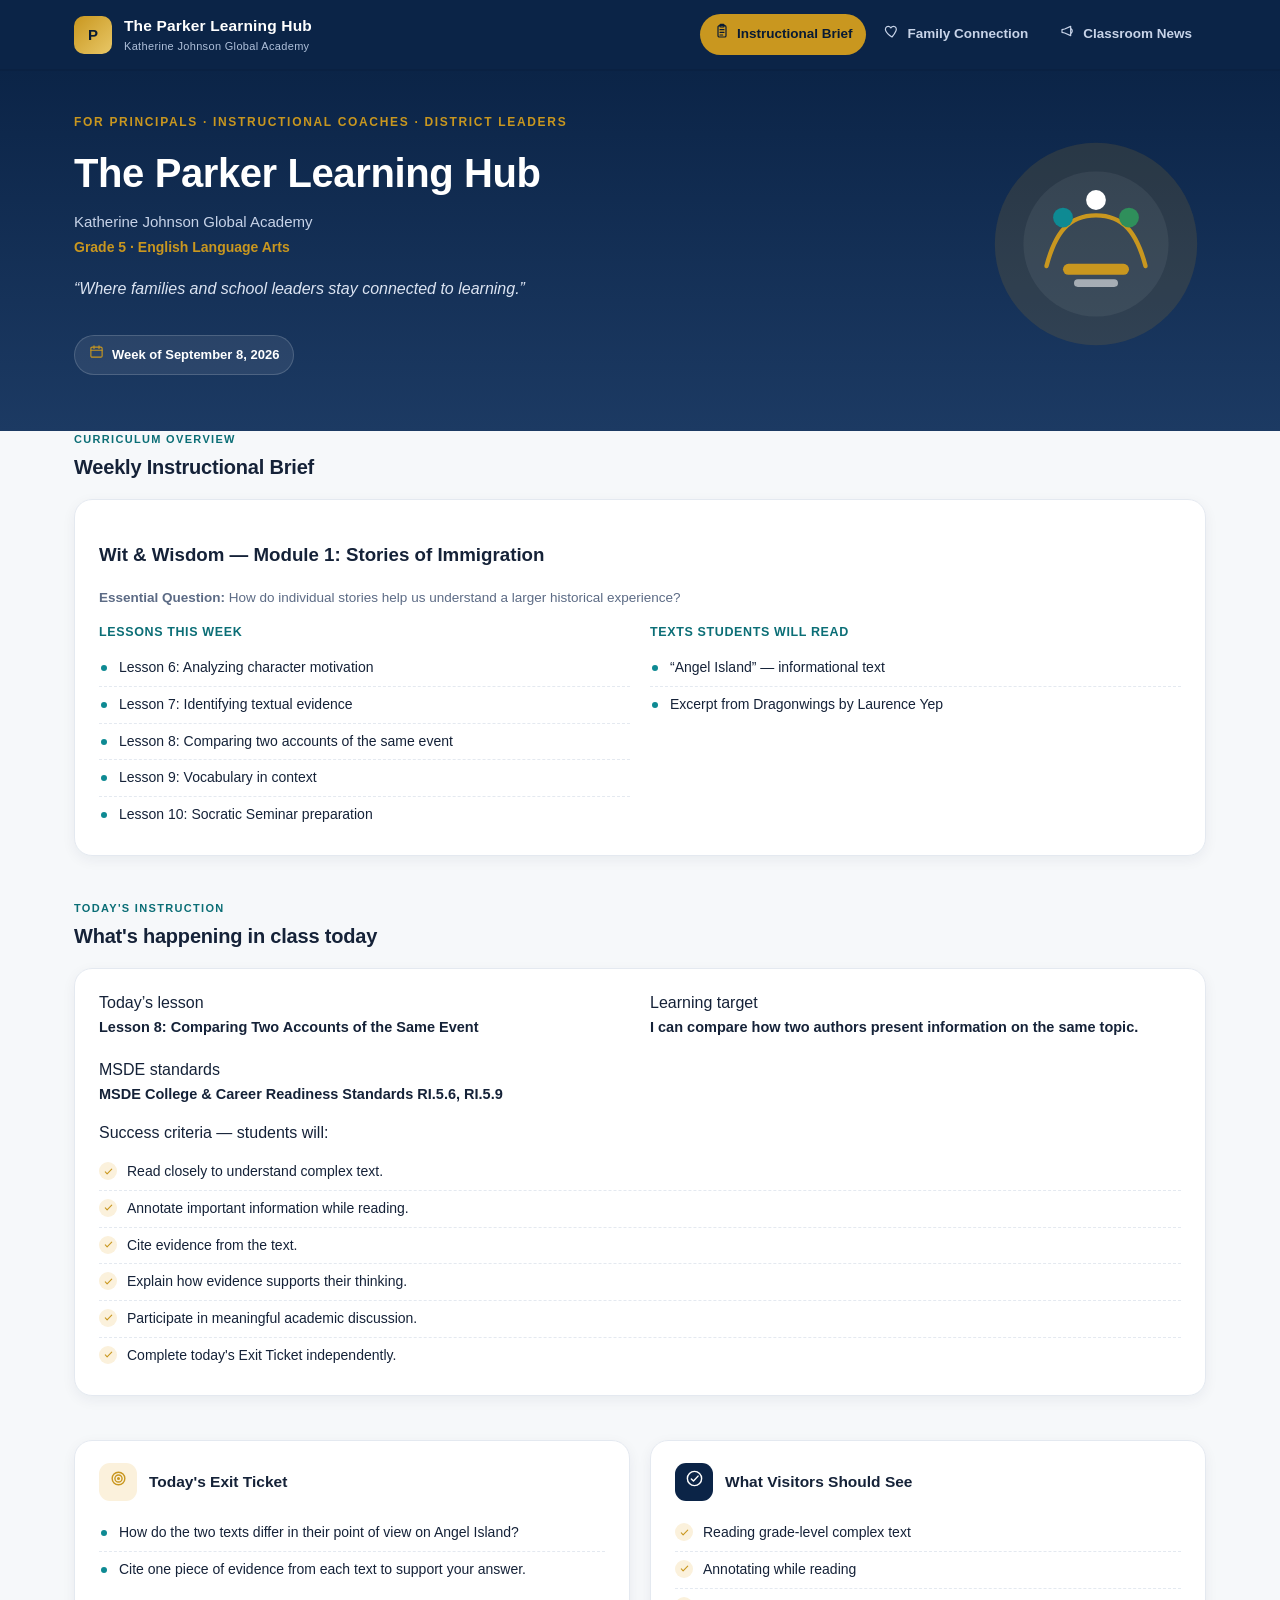
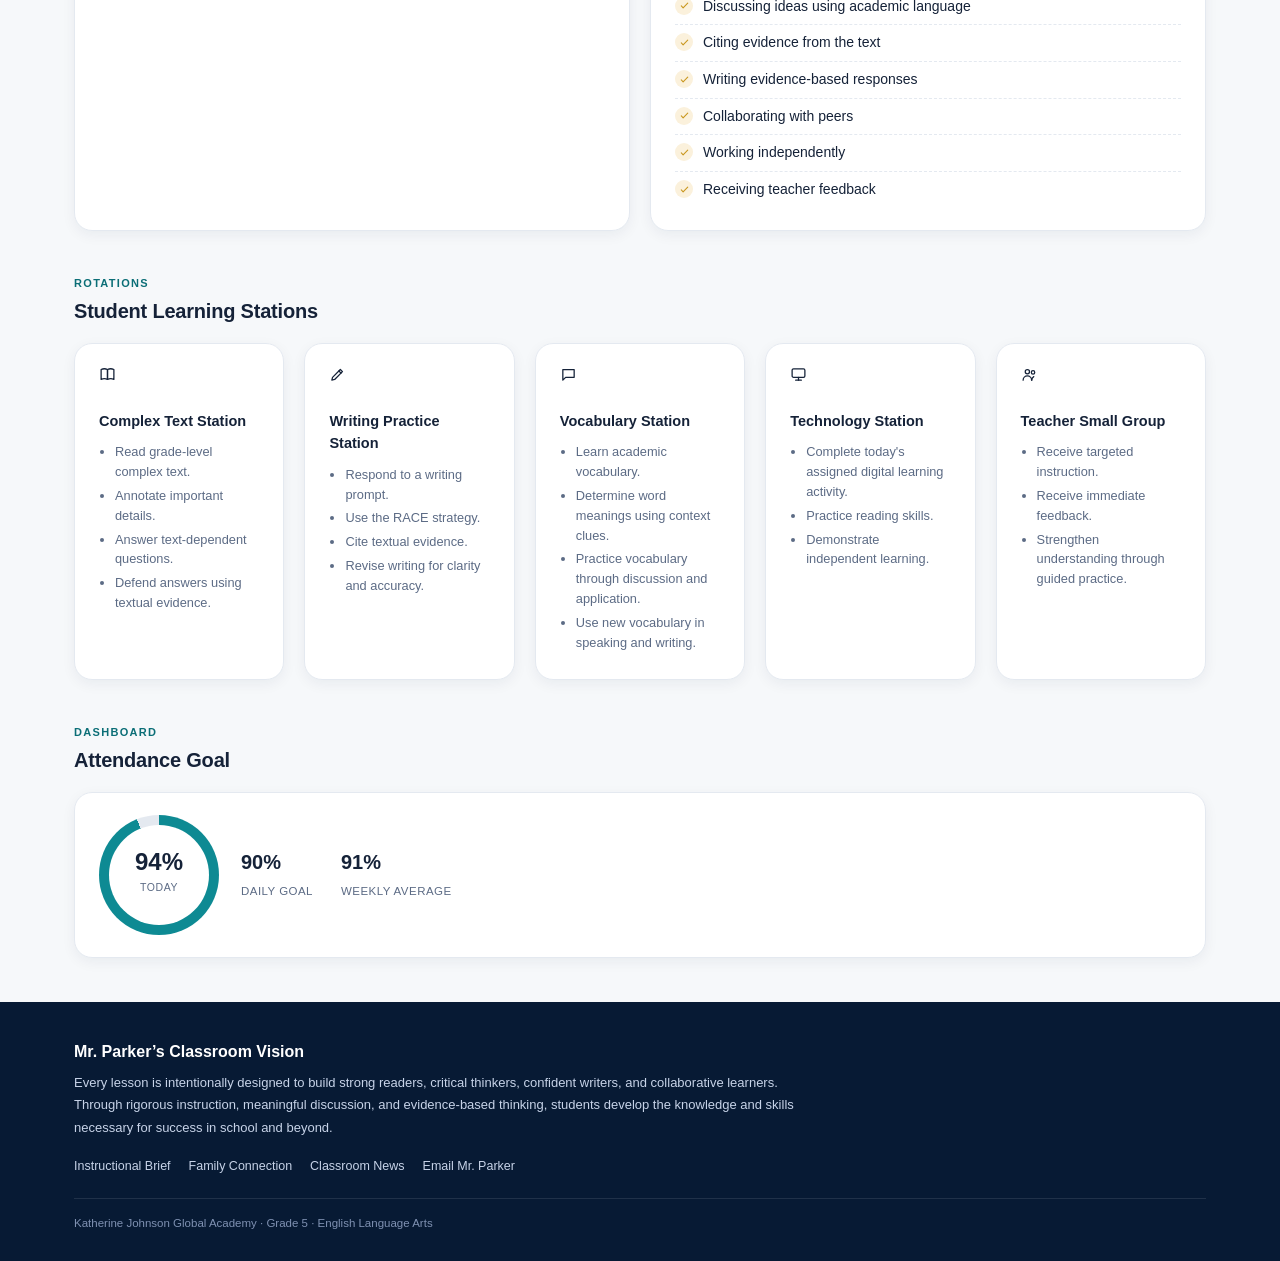
<file: index.html>
<!DOCTYPE html>
<html lang="en">
<head>
<meta charset="UTF-8">
<meta name="viewport" content="width=device-width, initial-scale=1.0">
<title>The Parker Learning Hub — Instructional Brief</title>
<meta name="description" content="Today's instruction, standards, and learning stations for Mr. Parker's Grade 5 ELA classroom.">
<link rel="stylesheet" href="styles.css">
</head>
<body data-page="brief">

  <header class="site-nav" data-slot="nav"></header>

  <section class="hero" data-slot="hero"></section>

  <main class="container">

    <div class="section">
      <div class="section-head">
        <div><span class="eyebrow">Curriculum Overview</span><h2>Weekly Instructional Brief</h2></div>
      </div>
      <div class="card reveal" data-slot="curriculum-overview"></div>
    </div>

    <div class="section">
      <div class="section-head">
        <div><span class="eyebrow">Today's Instruction</span><h2>What's happening in class today</h2></div>
      </div>
      <div class="card reveal" data-slot="today-instruction"></div>
    </div>

    <div class="grid grid-2 section">
      <div class="card reveal">
        <div class="card-head"><div class="chip gold"><span data-icon="target" data-icon-size="19"></span></div><h3>Today's Exit Ticket</h3></div>
        <div data-slot="exit-ticket"></div>
      </div>
      <div class="card reveal">
        <div class="card-head"><div class="chip navy"><span data-icon="check-circle" data-icon-size="19"></span></div><h3>What Visitors Should See</h3></div>
        <div data-slot="visitors-see"></div>
      </div>
    </div>

    <div class="section">
      <div class="section-head">
        <div><span class="eyebrow">Rotations</span><h2>Student Learning Stations</h2></div>
      </div>
      <div class="grid grid-5" data-slot="stations"></div>
    </div>

    <div class="section">
      <div class="section-head">
        <div><span class="eyebrow">Dashboard</span><h2>Attendance Goal</h2></div>
      </div>
      <div class="card reveal" data-slot="attendance"></div>
    </div>

  </main>

  <footer data-slot="footer"></footer>

  <script src="content.js"></script>
  <script src="app.js"></script>
</body>
</html>
</file>
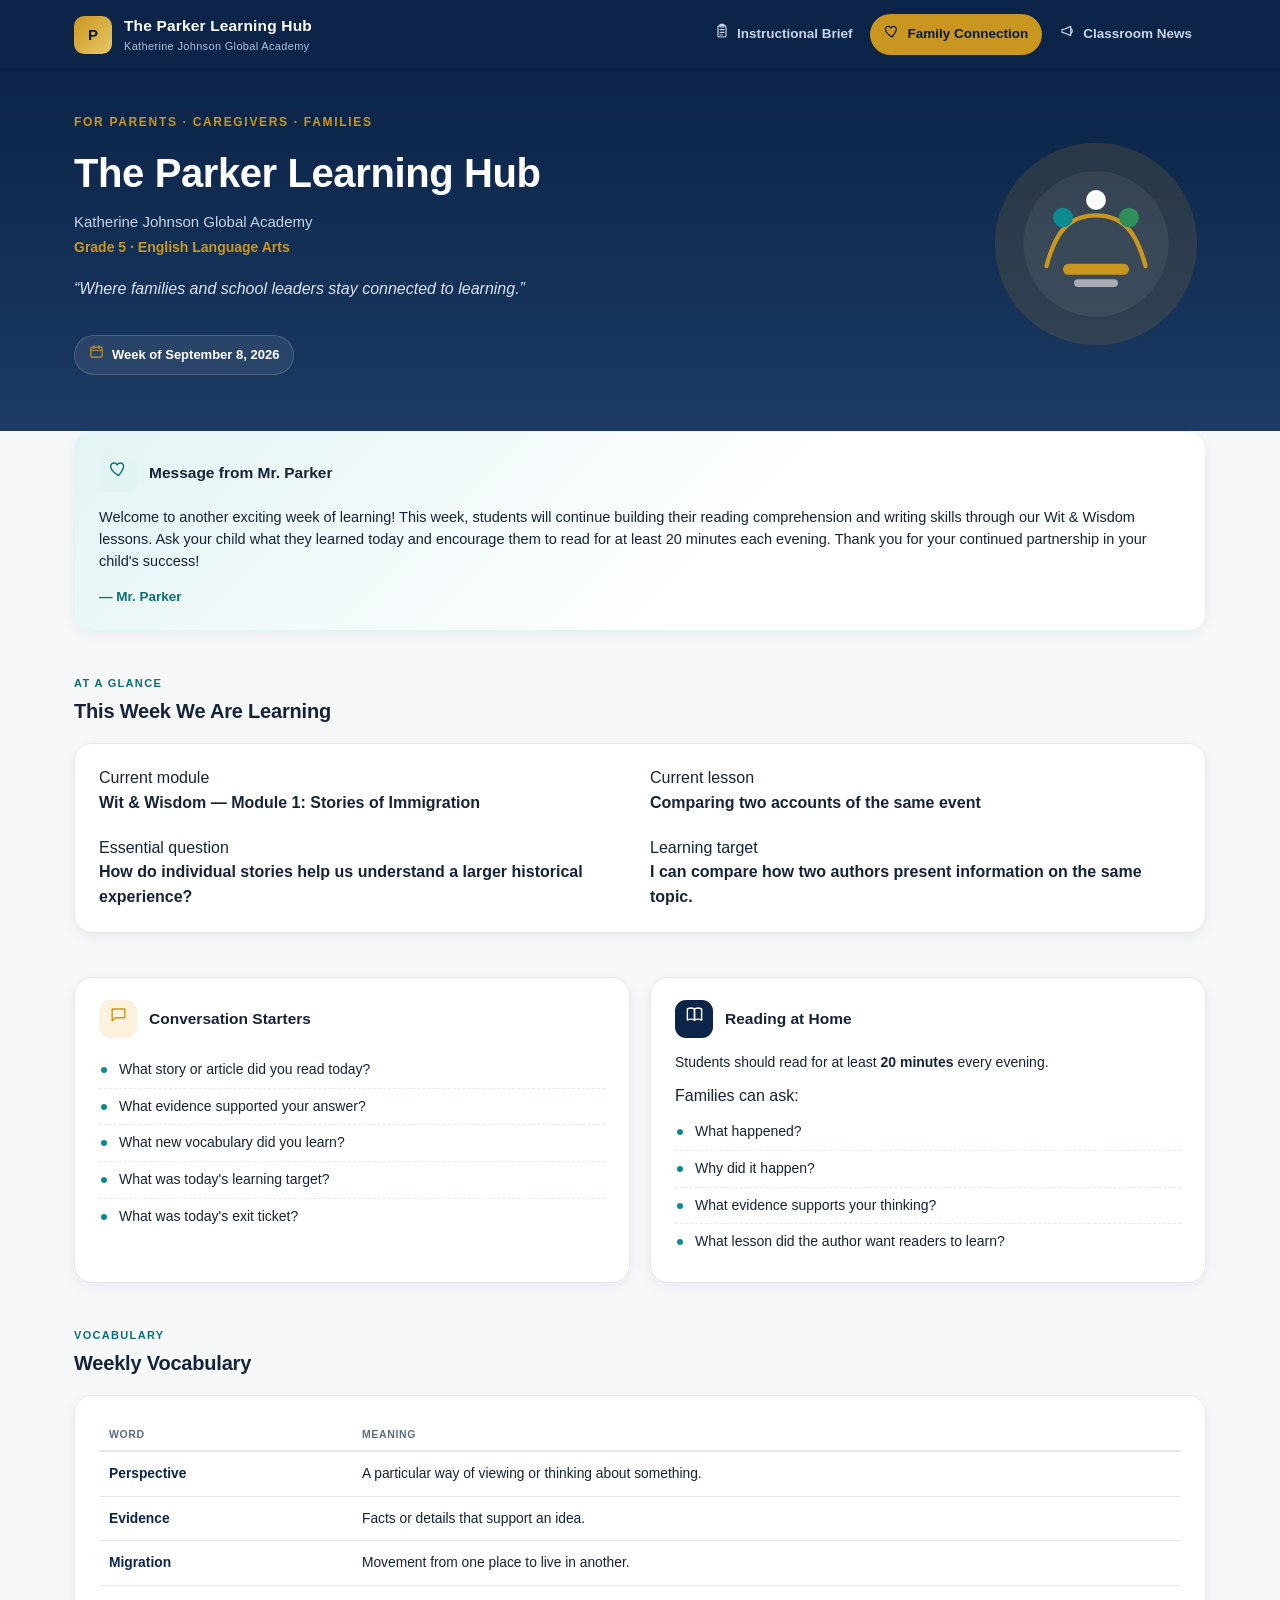
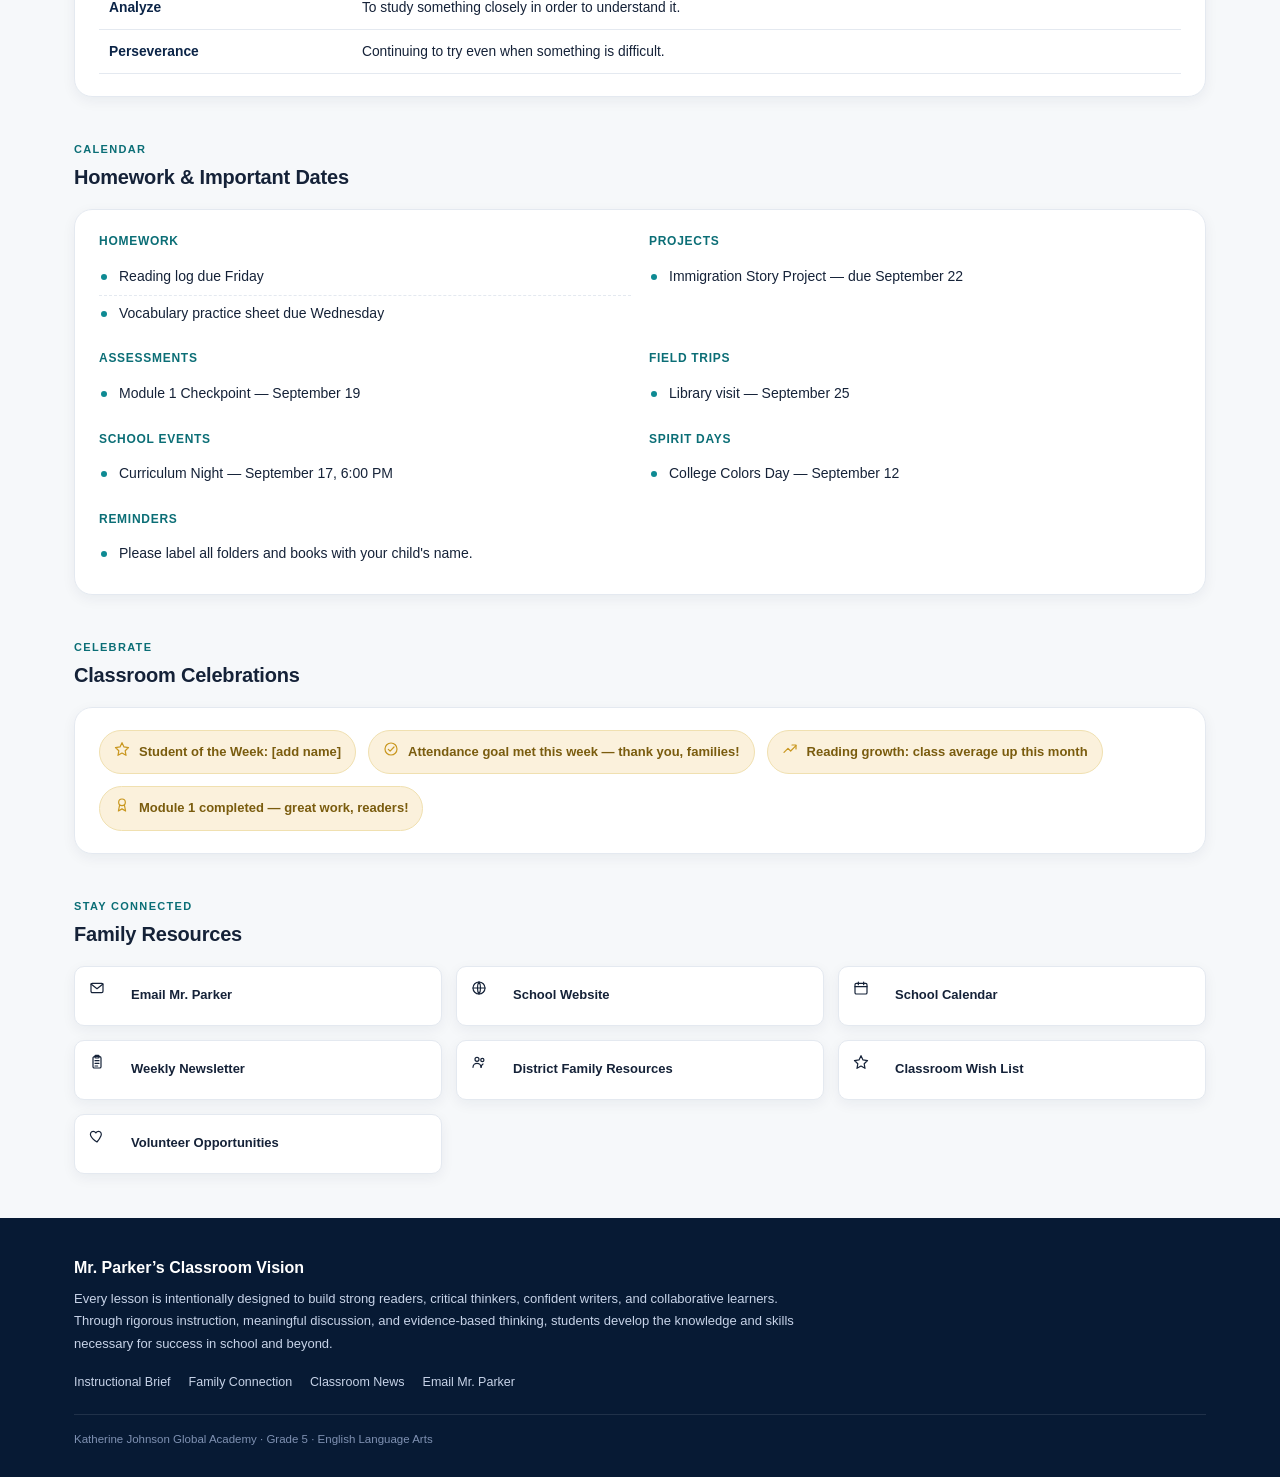
<file: family.html>
<!DOCTYPE html>
<html lang="en">
<head>
<meta charset="UTF-8">
<meta name="viewport" content="width=device-width, initial-scale=1.0">
<title>The Parker Learning Hub — Family Connection</title>
<meta name="description" content="This week's message, vocabulary, homework, and resources for families in Mr. Parker's Grade 5 ELA classroom.">
<link rel="stylesheet" href="styles.css">
</head>
<body data-page="family">

  <header class="site-nav" data-slot="nav"></header>

  <section class="hero" data-slot="hero"></section>

  <main class="container">

    <div class="section">
      <div class="card message-card reveal">
        <div class="card-head"><div class="chip teal"><span data-icon="heart" data-icon-size="19"></span></div><h3>Message from Mr. Parker</h3></div>
        <div data-slot="message"></div>
      </div>
    </div>

    <div class="section">
      <div class="section-head"><div><span class="eyebrow">At a Glance</span><h2>This Week We Are Learning</h2></div></div>
      <div class="card reveal" data-slot="this-week"></div>
    </div>

    <div class="grid grid-2 section">
      <div class="card reveal">
        <div class="card-head"><div class="chip gold"><span data-icon="chat" data-icon-size="19"></span></div><h3>Conversation Starters</h3></div>
        <div data-slot="conversation-starters"></div>
      </div>
      <div class="card reveal">
        <div class="card-head"><div class="chip navy"><span data-icon="book" data-icon-size="19"></span></div><h3>Reading at Home</h3></div>
        <div data-slot="reading-home"></div>
      </div>
    </div>

    <div class="section">
      <div class="section-head"><div><span class="eyebrow">Vocabulary</span><h2>Weekly Vocabulary</h2></div></div>
      <div class="card reveal" data-slot="vocab"></div>
    </div>

    <div class="section">
      <div class="section-head"><div><span class="eyebrow">Calendar</span><h2>Homework & Important Dates</h2></div></div>
      <div class="card reveal" data-slot="important-dates"></div>
    </div>

    <div class="section">
      <div class="section-head"><div><span class="eyebrow">Celebrate</span><h2>Classroom Celebrations</h2></div></div>
      <div class="card reveal" data-slot="celebrations"></div>
    </div>

    <div class="section">
      <div class="section-head"><div><span class="eyebrow">Stay Connected</span><h2>Family Resources</h2></div></div>
      <div data-slot="resources"></div>
    </div>

  </main>

  <footer data-slot="footer"></footer>

  <script src="content.js"></script>
  <script src="app.js"></script>
</body>
</html>
</file>
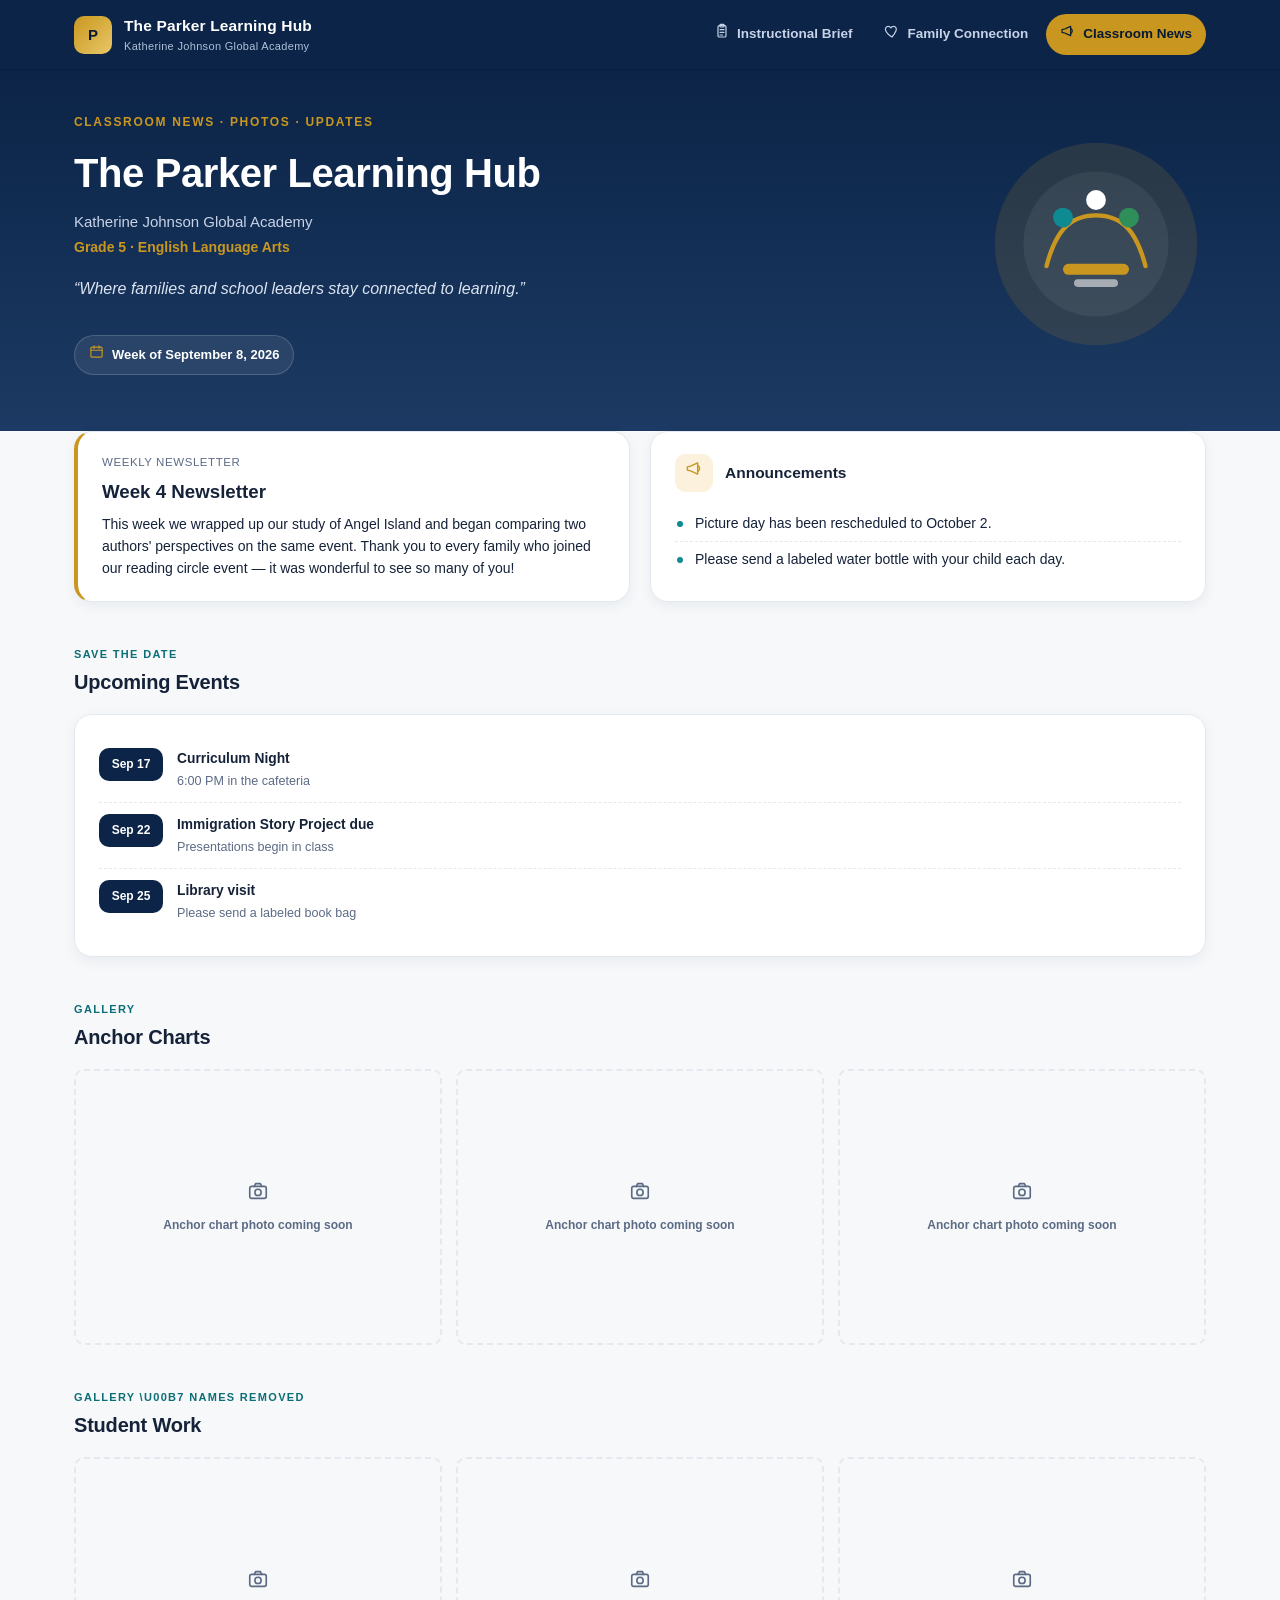
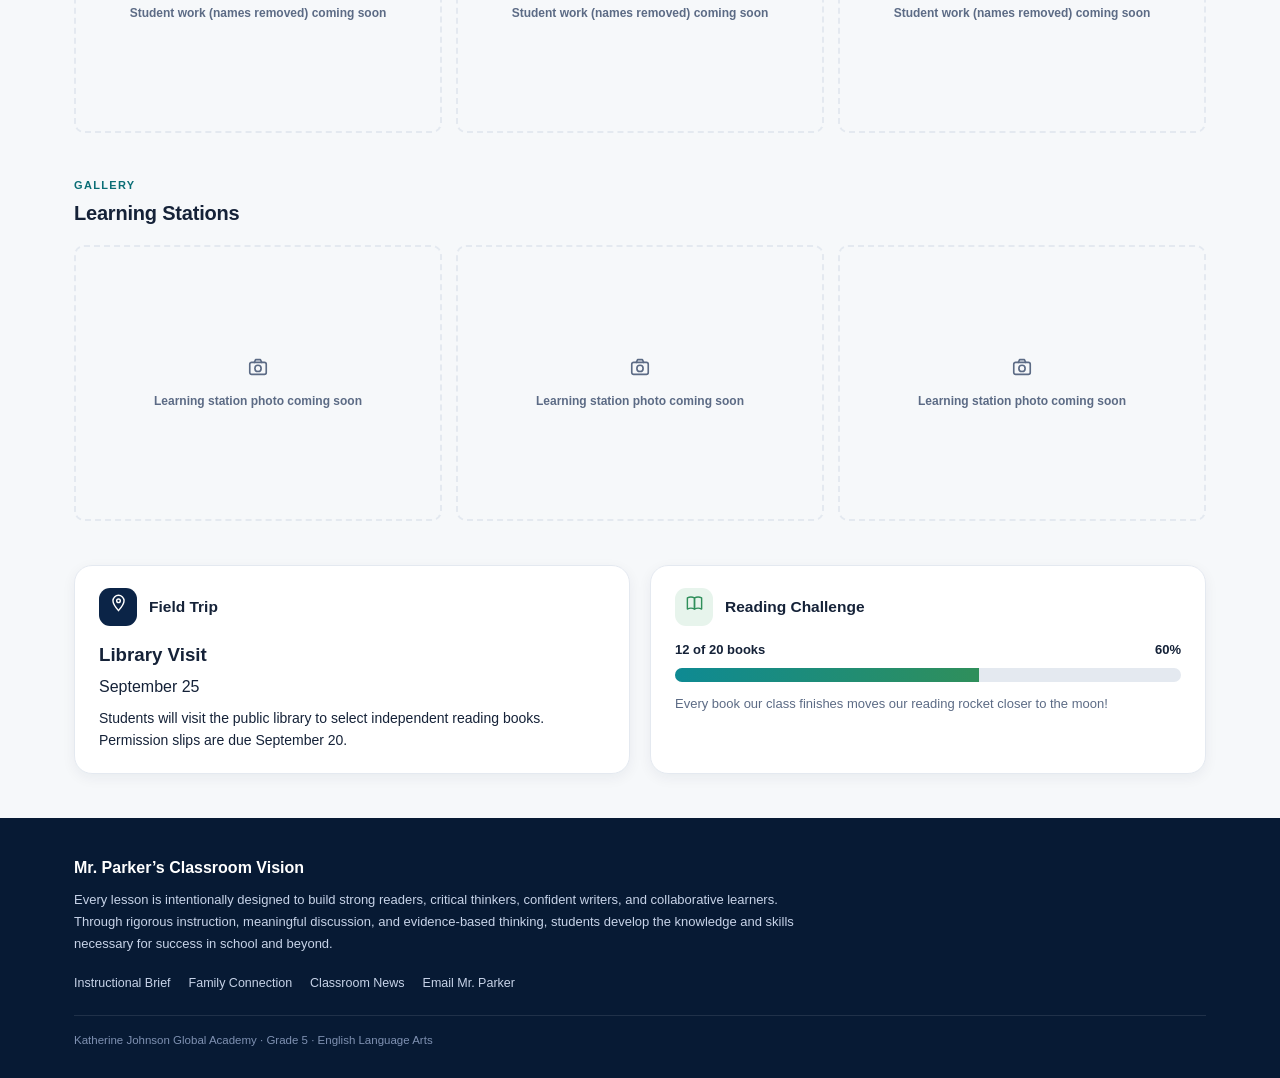
<file: news.html>
<!DOCTYPE html>
<html lang="en">
<head>
<meta charset="UTF-8">
<meta name="viewport" content="width=device-width, initial-scale=1.0">
<title>The Parker Learning Hub — Classroom News</title>
<meta name="description" content="Newsletter, upcoming events, and classroom photos from Mr. Parker's Grade 5 ELA classroom.">
<link rel="stylesheet" href="styles.css">
</head>
<body data-page="news">

  <header class="site-nav" data-slot="nav"></header>

  <section class="hero" data-slot="hero"></section>

  <main class="container">

    <div class="grid grid-2 section">
      <div class="card feed-card reveal" data-slot="newsletter"></div>
      <div class="card reveal">
        <div class="card-head"><div class="chip gold"><span data-icon="megaphone" data-icon-size="19"></span></div><h3>Announcements</h3></div>
        <div data-slot="announcements"></div>
      </div>
    </div>

    <div class="section">
      <div class="section-head"><div><span class="eyebrow">Save the Date</span><h2>Upcoming Events</h2></div></div>
      <div class="card reveal" data-slot="events"></div>
    </div>

    <div class="section">
      <div class="section-head"><div><span class="eyebrow">Gallery</span><h2>Anchor Charts</h2></div></div>
      <div data-slot="photos-anchor"></div>
    </div>

    <div class="section">
      <div class="section-head"><div><span class="eyebrow">Gallery \u00B7 Names Removed</span><h2>Student Work</h2></div></div>
      <div data-slot="photos-work"></div>
    </div>

    <div class="section">
      <div class="section-head"><div><span class="eyebrow">Gallery</span><h2>Learning Stations</h2></div></div>
      <div data-slot="photos-stations"></div>
    </div>

    <div class="grid grid-2 section">
      <div class="card reveal">
        <div class="card-head"><div class="chip navy"><span data-icon="mappin" data-icon-size="19"></span></div><h3>Field Trip</h3></div>
        <div data-slot="field-trip"></div>
      </div>
      <div class="card reveal">
        <div class="card-head"><div class="chip green"><span data-icon="book" data-icon-size="19"></span></div><h3>Reading Challenge</h3></div>
        <div data-slot="reading-challenge"></div>
      </div>
    </div>

  </main>

  <footer data-slot="footer"></footer>

  <script src="content.js"></script>
  <script src="app.js"></script>
</body>
</html>
</file>
<file: styles.css>
/* =========================================================
   THE PARKER LEARNING HUB — shared design system
   Palette: navy / teal / gold / green / white
   ========================================================= */
:root{
  --navy:#0B2447;
  --navy-deep:#071A34;
  --navy-soft:#1C3A63;
  --teal:#0E8A93;
  --teal-deep:#0B6E76;
  --teal-tint:#E3F4F5;
  --gold:#C9971F;
  --gold-tint:#FBF1DC;
  --green:#2F8F5B;
  --green-tint:#E7F4EC;
  --ink:#152238;
  --muted:#5C6B85;
  --paper:#F6F8FA;
  --surface:#FFFFFF;
  --line:#E4E9F0;
  --radius:18px;
  --radius-sm:10px;
  --shadow: 0 10px 28px rgba(11,36,71,0.09);
  --shadow-sm: 0 4px 14px rgba(11,36,71,0.06);
  --font: -apple-system, "Segoe UI", Roboto, Helvetica, Arial, sans-serif;
}
*{ box-sizing:border-box; }
html{ scroll-behavior:smooth; }
body{
  margin:0; background:var(--paper); color:var(--ink); font-family:var(--font);
  -webkit-font-smoothing:antialiased; line-height:1.55;
}
img{ max-width:100%; display:block; }
a{ color:inherit; text-decoration:none; }
.container{ max-width:1180px; margin:0 auto; padding:0 24px; }

@media (prefers-reduced-motion: reduce){
  *{ animation:none !important; transition:none !important; }
}

/* ---------- Nav ---------- */
header.site-nav{
  position:sticky; top:0; z-index:50; background:var(--navy);
  box-shadow:0 2px 0 rgba(0,0,0,0.06);
}
.nav-inner{
  display:flex; align-items:center; justify-content:space-between; padding:14px 24px;
  max-width:1180px; margin:0 auto;
}
.brand{ display:flex; align-items:center; gap:12px; color:#fff; }
.brand .mark{
  width:38px; height:38px; border-radius:10px; background:linear-gradient(135deg, var(--gold), #E8C767);
  display:flex; align-items:center; justify-content:center; color:var(--navy-deep); font-weight:800; font-size:15px;
  flex:0 0 auto;
}
.brand .txt .name{ font-weight:800; font-size:15.5px; letter-spacing:.01em; }
.brand .txt .sub{ font-size:11px; color:#AFC0DA; letter-spacing:.03em; }

nav.links{ display:flex; gap:4px; }
nav.links a{
  color:#C7D3E8; font-weight:600; font-size:13.5px; padding:9px 14px; border-radius:999px;
  display:flex; align-items:center; gap:7px; white-space:nowrap;
}
nav.links a:hover{ color:#fff; background:rgba(255,255,255,0.06); }
nav.links a.active{ color:var(--navy-deep); background:var(--gold); }
nav.links a .icon{ width:16px; height:16px; }

.nav-toggle{ display:none; background:none; border:none; color:#fff; cursor:pointer; padding:6px; }
.nav-toggle .icon{ width:24px; height:24px; }

@media (max-width:800px){
  nav.links{
    display:none; position:absolute; top:100%; left:0; right:0; background:var(--navy-deep);
    flex-direction:column; padding:8px; gap:2px; box-shadow:var(--shadow);
  }
  nav.links.open{ display:flex; }
  nav.links a{ padding:12px 14px; border-radius:10px; }
  .nav-toggle{ display:block; }
}

/* ---------- Hero ---------- */
.hero{
  background:linear-gradient(180deg, var(--navy) 0%, var(--navy-soft) 100%);
  color:#fff; padding:44px 0 56px; position:relative; overflow:hidden;
}
.hero-inner{ display:flex; align-items:center; gap:40px; flex-wrap:wrap; position:relative; z-index:2; }
.hero-text{ flex:1 1 380px; }
.hero-text .eyebrow{
  color:var(--gold); font-size:12px; font-weight:800; letter-spacing:.14em; text-transform:uppercase; margin:0 0 10px;
}
.hero-text h1{ font-size:clamp(28px,4vw,40px); font-weight:800; margin:0 0 6px; letter-spacing:-0.01em; }
.hero-text .school{ font-size:15px; color:#C7D3E8; margin:0 0 4px; }
.hero-text .grade{ font-size:14px; color:var(--gold); font-weight:700; margin:0 0 18px; }
.hero-text .tagline{ font-size:16px; color:#DCE4F2; max-width:480px; font-style:italic; }
.hero-art{ flex:0 0 auto; width:220px; height:220px; }

/* decorative abstract illustration (not photographic, no identifiable people) */
.hero-art svg{ width:100%; height:100%; }

.week-chip{
  display:inline-flex; align-items:center; gap:8px; background:rgba(255,255,255,0.08);
  border:1px solid rgba(255,255,255,0.16); color:#fff; padding:8px 14px; border-radius:999px;
  font-size:13px; font-weight:600; margin-top:18px;
}
.week-chip .icon{ width:15px; height:15px; color:var(--gold); }

/* ---------- Section framing ---------- */
main{ padding:40px 0 20px; }
.section{ margin-bottom:44px; }
.section-head{ display:flex; align-items:baseline; justify-content:space-between; gap:16px; margin-bottom:16px; flex-wrap:wrap; }
.section-head h2{ font-size:20px; font-weight:800; margin:0; letter-spacing:-0.01em; }
.section-head .eyebrow{
  font-size:11px; font-weight:800; letter-spacing:.12em; text-transform:uppercase; color:var(--teal-deep);
  display:block; margin-bottom:4px;
}
.section-sub{ color:var(--muted); font-size:13.5px; margin:2px 0 0; }

/* ---------- Cards ---------- */
.card{
  background:var(--surface); border:1px solid var(--line); border-radius:var(--radius);
  box-shadow:var(--shadow-sm); padding:22px 24px;
}
.card-head{ display:flex; align-items:center; gap:12px; margin-bottom:14px; }
.card-head .chip{
  width:38px; height:38px; border-radius:11px; display:flex; align-items:center; justify-content:center; flex:0 0 auto;
}
.card-head .chip.navy{ background:var(--navy); color:#fff; }
.card-head .chip.teal{ background:var(--teal-tint); color:var(--teal-deep); }
.card-head .chip.gold{ background:var(--gold-tint); color:var(--gold); }
.card-head .chip.green{ background:var(--green-tint); color:var(--green); }
.card-head .chip .icon{ width:19px; height:19px; }
.card-head h3{ margin:0; font-size:15.5px; font-weight:800; }
.card-head .htag{ font-size:11px; color:var(--muted); font-weight:600; }

.grid{ display:grid; gap:20px; }
.grid-2{ grid-template-columns:1fr 1fr; }
.grid-3{ grid-template-columns:repeat(3,1fr); }
.grid-5{ grid-template-columns:repeat(5,1fr); }
@media (max-width:980px){ .grid-3,.grid-5{ grid-template-columns:repeat(2,1fr); } }
@media (max-width:640px){ .grid-2,.grid-3,.grid-5{ grid-template-columns:1fr; } }

/* checklist (signature motif) */
ul.check-list{ list-style:none; margin:0; padding:0; }
ul.check-list li{
  display:flex; gap:10px; align-items:flex-start; padding:7px 0; font-size:14px; color:var(--ink);
  border-bottom:1px dashed var(--line);
}
ul.check-list li:last-child{ border-bottom:none; }
ul.check-list li .tick{
  width:18px; height:18px; border-radius:50%; background:var(--gold-tint); color:var(--gold);
  display:flex; align-items:center; justify-content:center; flex:0 0 auto; margin-top:1px;
}
ul.check-list li .tick svg{ width:11px; height:11px; }

ul.plain-list{ margin:0; padding-left:0; list-style:none; }
ul.plain-list li{
  padding:7px 0 7px 20px; position:relative; font-size:14px; border-bottom:1px dashed var(--line);
}
ul.plain-list li:last-child{ border-bottom:none; }
ul.plain-list li::before{
  content:""; position:absolute; left:2px; top:15px; width:6px; height:6px; border-radius:50%; background:var(--teal);
}

/* station cards */
.station{ text-align:left; }
.station .chip{ margin-bottom:10px; }
.station h4{ margin:0 0 10px; font-size:14.5px; font-weight:800; }
.station ul{ margin:0; padding-left:16px; font-size:12.8px; color:var(--muted); }
.station ul li{ margin-bottom:4px; }

/* ---------- Goal ring (signature element) ---------- */
.goal-ring-wrap{ display:flex; align-items:center; gap:22px; flex-wrap:wrap; }
.goal-ring{
  --pct:0; width:120px; height:120px; border-radius:50%; flex:0 0 auto;
  background:conic-gradient(var(--teal) calc(var(--pct)*1%), var(--line) 0);
  display:flex; align-items:center; justify-content:center; position:relative;
}
.goal-ring::before{ content:""; position:absolute; inset:10px; border-radius:50%; background:var(--surface); }
.goal-ring .val{ position:relative; z-index:2; text-align:center; }
.goal-ring .val b{ font-size:24px; display:block; line-height:1; }
.goal-ring .val span{ font-size:10.5px; color:var(--muted); text-transform:uppercase; letter-spacing:.05em; }
.goal-stats{ display:flex; gap:28px; flex-wrap:wrap; }
.goal-stats .g{ text-align:left; }
.goal-stats .g b{ font-size:20px; display:block; }
.goal-stats .g span{ font-size:11.5px; color:var(--muted); text-transform:uppercase; letter-spacing:.04em; }

/* ---------- Buttons ---------- */
.btn{
  display:inline-flex; align-items:center; gap:8px; background:var(--navy); color:#fff; border:none;
  padding:10px 16px; border-radius:10px; font-weight:700; font-size:13.5px; cursor:pointer;
}
.btn.gold{ background:var(--gold); color:var(--navy-deep); }
.btn .icon{ width:15px; height:15px; }

.resource-grid{ display:grid; grid-template-columns:repeat(3,1fr); gap:14px; }
@media (max-width:760px){ .resource-grid{ grid-template-columns:repeat(2,1fr); } }
@media (max-width:480px){ .resource-grid{ grid-template-columns:1fr; } }
.resource-btn{
  display:flex; align-items:center; gap:10px; background:var(--surface); border:1px solid var(--line);
  border-radius:var(--radius-sm); padding:13px 14px; font-weight:700; font-size:13px; box-shadow:var(--shadow-sm);
}
.resource-btn .chip{ width:32px; height:32px; border-radius:9px; }
.resource-btn .chip .icon{ width:16px; height:16px; }
.resource-btn:hover{ border-color:var(--teal); }

/* ---------- Family message ---------- */
.message-card{
  background:linear-gradient(135deg, var(--teal-tint), #fff 60%); border:1px solid var(--teal-tint);
}
.message-card .signature{ margin-top:14px; font-weight:700; color:var(--teal-deep); font-size:13.5px; }

/* ---------- Vocab table ---------- */
table.vocab{ width:100%; border-collapse:collapse; }
table.vocab th{
  text-align:left; font-size:10.5px; text-transform:uppercase; letter-spacing:.06em; color:var(--muted);
  padding:8px 10px; border-bottom:2px solid var(--line);
}
table.vocab td{ padding:11px 10px; border-bottom:1px solid var(--line); font-size:13.8px; }
table.vocab td.word{ font-weight:800; color:var(--navy); white-space:nowrap; }

/* ---------- Celebration badges ---------- */
.badge-row{ display:flex; flex-wrap:wrap; gap:12px; }
.badge{
  display:flex; align-items:center; gap:9px; background:var(--gold-tint); border:1px solid #F0E0B0;
  padding:10px 14px; border-radius:999px; font-weight:700; font-size:13px; color:#7A5C0E;
}
.badge .icon{ width:16px; height:16px; color:var(--gold); }

/* ---------- Important dates ---------- */
.dates-grid{ display:grid; grid-template-columns:repeat(2,1fr); gap:18px; }
@media (max-width:640px){ .dates-grid{ grid-template-columns:1fr; } }
.dates-col h4{ font-size:12px; text-transform:uppercase; letter-spacing:.06em; color:var(--teal-deep); margin:0 0 8px; }

/* ---------- News feed ---------- */
.feed-card{ border-left:4px solid var(--gold); }
.feed-meta{ font-size:11.5px; color:var(--muted); text-transform:uppercase; letter-spacing:.05em; margin-bottom:6px; }

.event-row{ display:flex; gap:14px; padding:11px 0; border-bottom:1px dashed var(--line); align-items:flex-start; }
.event-row:last-child{ border-bottom:none; }
.event-date{
  flex:0 0 64px; background:var(--navy); color:#fff; border-radius:10px; text-align:center; padding:7px 4px; font-weight:800; font-size:12px;
}
.event-row h4{ margin:0 0 2px; font-size:13.8px; }
.event-row p{ margin:0; font-size:12.6px; color:var(--muted); }

/* ---------- Photo placeholders ---------- */
.photo-grid{ display:grid; grid-template-columns:repeat(3,1fr); gap:14px; }
@media (max-width:760px){ .photo-grid{ grid-template-columns:repeat(2,1fr); } }
@media (max-width:480px){ .photo-grid{ grid-template-columns:1fr; } }
.photo-slot{
  aspect-ratio:4/3; border-radius:var(--radius-sm); border:2px dashed var(--line); background:var(--paper);
  display:flex; flex-direction:column; align-items:center; justify-content:center; gap:8px; color:var(--muted);
  font-size:12px; font-weight:700; overflow:hidden;
}
.photo-slot img{ width:100%; height:100%; object-fit:cover; }
.photo-slot .icon{ width:22px; height:22px; }

/* ---------- Reading challenge bar ---------- */
.progress-bar{ height:14px; border-radius:999px; background:var(--line); overflow:hidden; }
.progress-bar > div{ height:100%; background:linear-gradient(90deg, var(--teal), var(--green)); }

/* ---------- Footer ---------- */
footer{ background:var(--navy-deep); color:#C7D3E8; padding:38px 0 28px; margin-top:20px; }
footer .vision-title{ color:#fff; font-weight:800; font-size:16px; margin:0 0 8px; }
footer p{ font-size:13px; line-height:1.7; max-width:720px; margin:0 0 18px; }
footer .foot-links{ display:flex; gap:18px; flex-wrap:wrap; font-size:12.5px; }
footer .foot-links a:hover{ color:#fff; }
footer .foot-bottom{ margin-top:22px; border-top:1px solid rgba(255,255,255,0.1); padding-top:16px; font-size:11.5px; color:#7F91B2; }

/* ---------- Fade-in ---------- */
.reveal{ animation:fadeUp .5s ease both; }
@keyframes fadeUp{ from{ opacity:0; transform:translateY(8px);} to{ opacity:1; transform:none; } }

:focus-visible{ outline:2.5px solid var(--gold); outline-offset:2px; }
</file>
